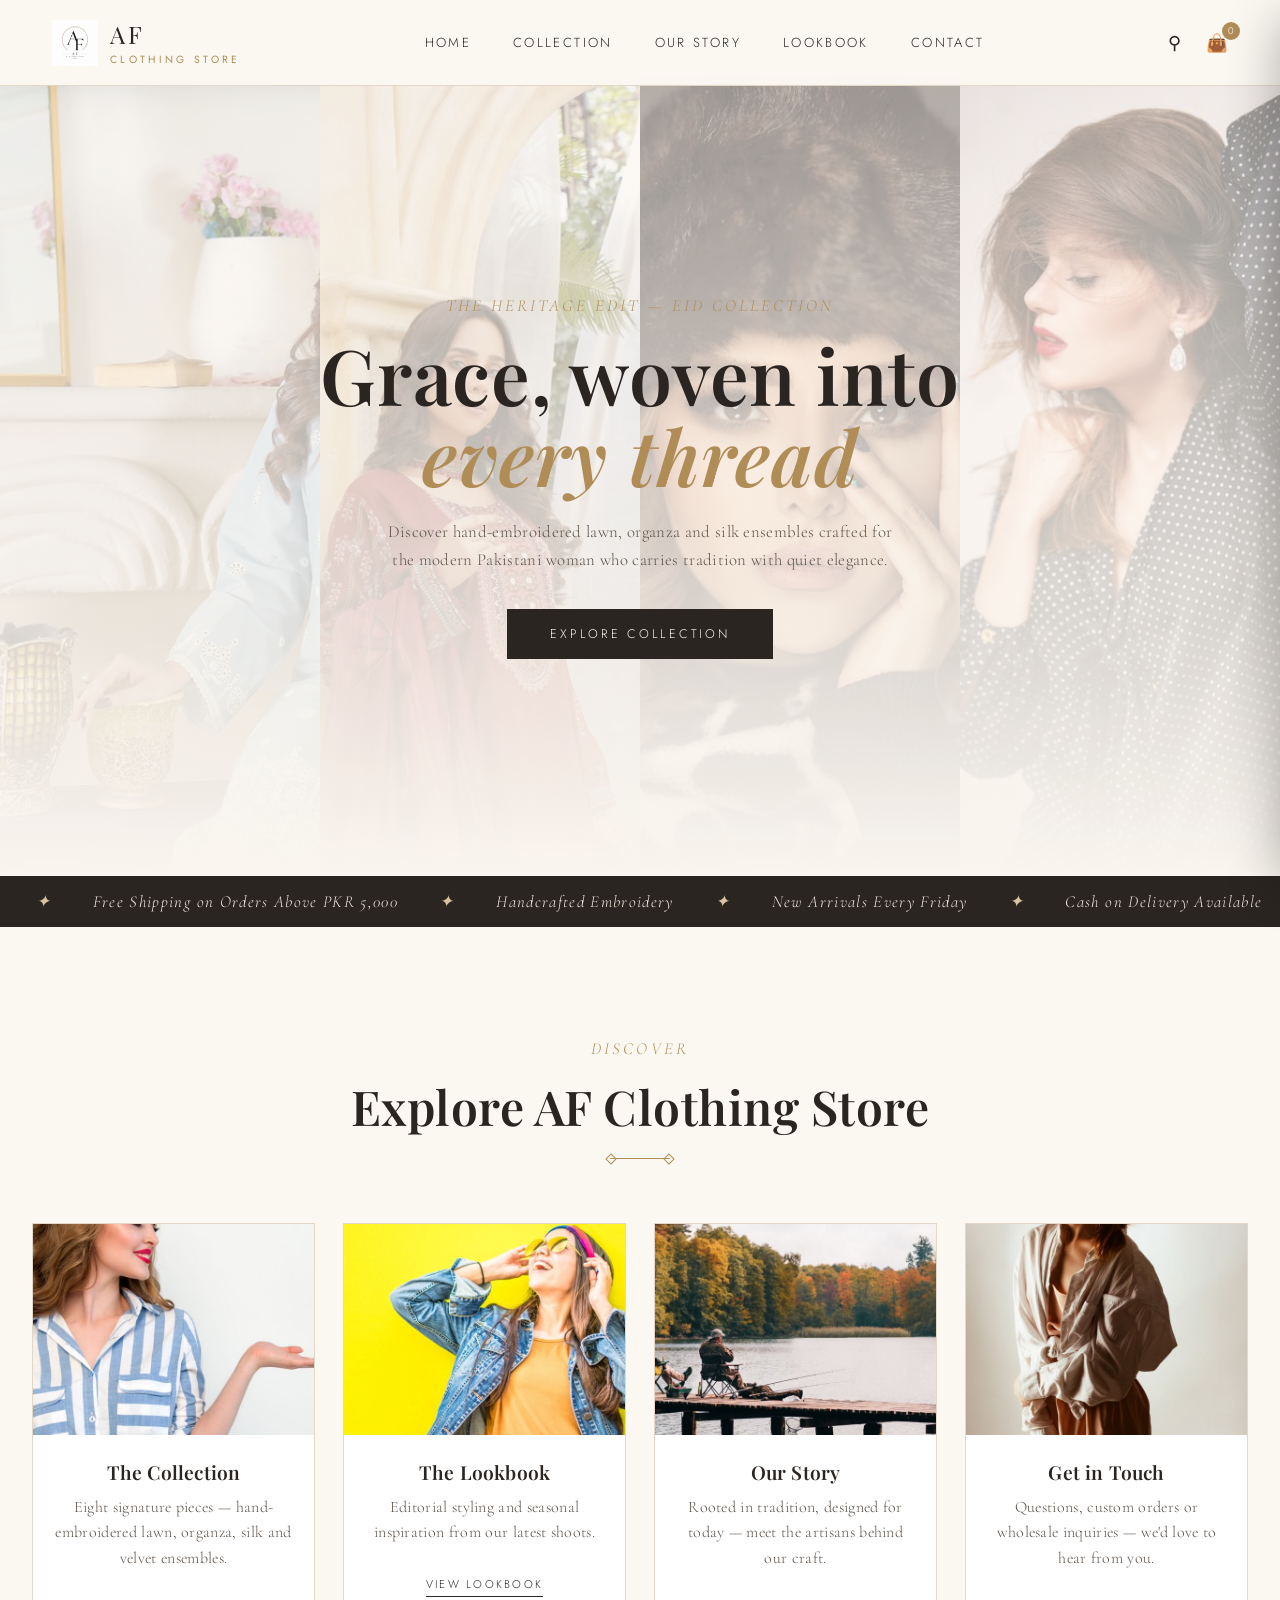
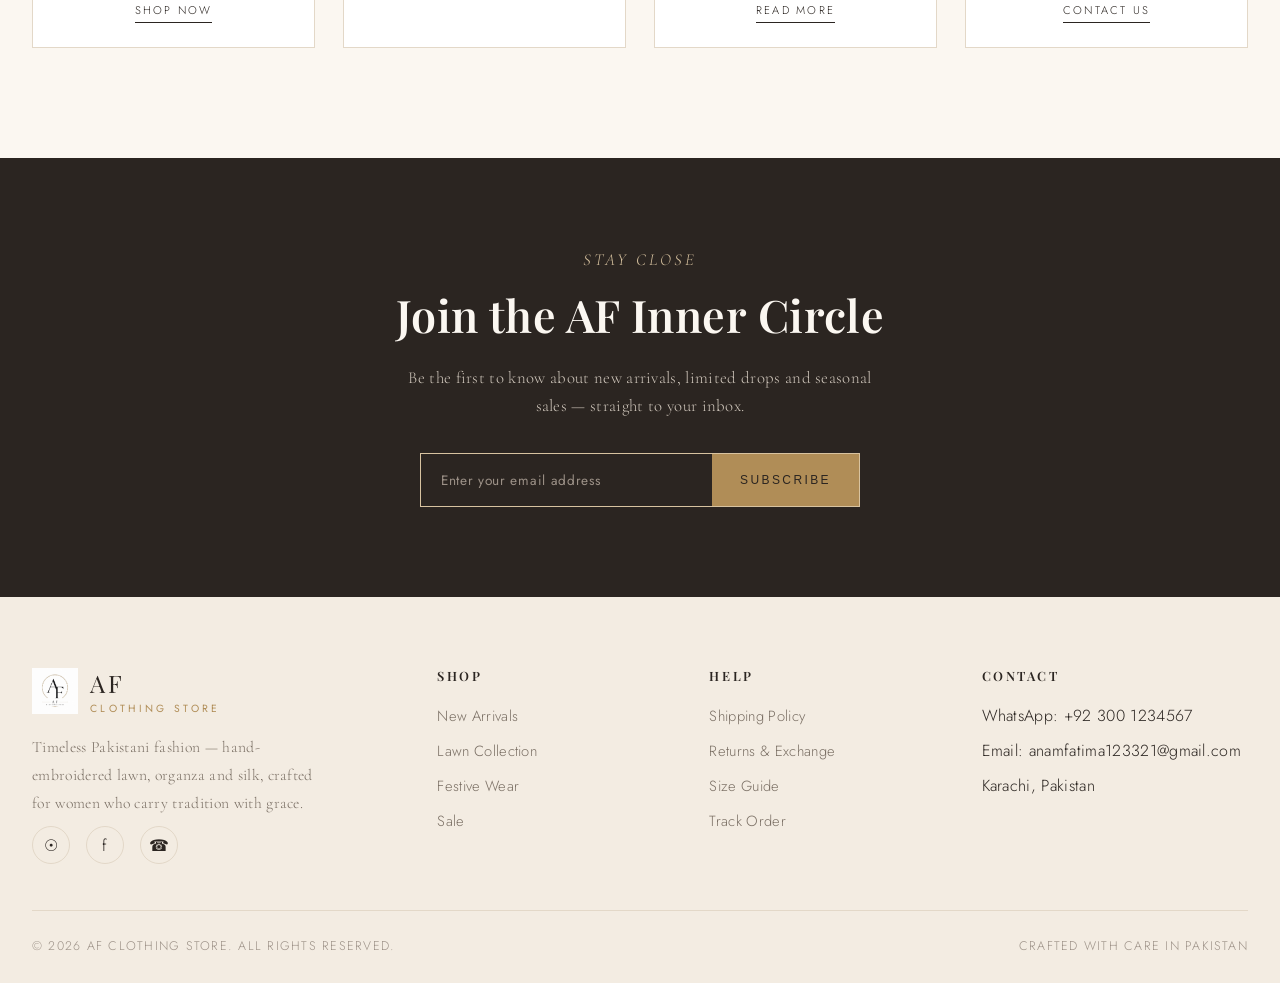
<file: index.html>
<!DOCTYPE html>
<html lang="en" dir="ltr">
<head>
<meta charset="UTF-8">
<meta name="viewport" content="width=device-width, initial-scale=1.0">
<title>AF Clothing Store — Timeless Pakistani Couture</title>
<link rel="preconnect" href="https://fonts.googleapis.com">
<link rel="preconnect" href="https://fonts.gstatic.com" crossorigin>
<link href="https://fonts.googleapis.com/css2?family=Cormorant+Garamond:ital,wght@0,400;0,500;0,600;1,400&family=Playfair+Display:ital,wght@0,500;0,600;0,700;1,500&family=Jost:wght@300;400;500;600&display=swap" rel="stylesheet">
<link rel="stylesheet" href="styles.css">
<style>
  .summary-cards{display:grid;grid-template-columns:repeat(4,1fr);gap:28px;max-width:var(--maxw);margin:0 auto;}
  .summary-card{background:#fff;border:1px solid var(--line);overflow:hidden;transition:transform .45s ease,box-shadow .45s ease;}
  .summary-card:hover{transform:translateY(-6px);box-shadow:0 18px 40px -22px rgba(43,37,33,.35);}
  .summary-card img{width:100%;aspect-ratio:4/3;object-fit:cover;}
  .summary-card-body{padding:24px 20px;text-align:center;}
  .summary-card-body h3{font-size:1.2rem;margin-bottom:10px;}
  .summary-card-body p{font-family:'Cormorant Garamond',serif;font-size:1rem;color:#5c5249;line-height:1.6;margin-bottom:16px;}
  .summary-card-body .card-cta{font-size:.7rem;letter-spacing:.2em;text-transform:uppercase;border-bottom:1px solid var(--ink);padding-bottom:4px;transition:color .3s,border-color .3s;}
  .summary-card-body .card-cta:hover{color:var(--gold);border-color:var(--gold);}
  @media(max-width:720px){.summary-cards{grid-template-columns:1fr;gap:20px;}}
</style>
</head>
<body>

<header>
  <div class="nav-wrap">
    <a href="index.html" class="logo-mark">
      <img src="images/logo.png" alt="AF Logo">
      <div>AF<span>Clothing Store</span></div>
    </a>
    <nav>
      <ul>
        <li><a href="index.html">Home</a></li>
        <li><a href="collection.html">Collection</a></li>
        <li><a href="our-story.html">Our Story</a></li>
        <li><a href="lookbook.html">Lookbook</a></li>
        <li><a href="contact.html">Contact</a></li>
      </ul>
    </nav>
    <div class="nav-icons">
      <span style="cursor:pointer;" title="Search">&#9906;</span>
      <span style="cursor:pointer;position:relative;" id="cart-icon" title="Cart">
        &#128092;
        <span id="cart-count" style="position:absolute;top:-8px;right:-12px;background:var(--gold);color:#fff;font-size:.6rem;width:18px;height:18px;border-radius:50%;display:flex;align-items:center;justify-content:center;font-family:'Jost',sans-serif;">0</span>
      </span>
      <button class="menu-toggle">&#9776;</button>
    </div>
  </div>
</header>

<section class="hero" id="home" style="padding:0;">
  <div class="hero-bg">
    <img src="images/p1.jpg?v=4" alt="Pakistani fashion">
    <img src="images/p2.jpg?v=4" alt="Traditional outfit">
    <img src="images/p3.jpg?v=4" alt="Embroidered dress">
    <img src="images/p4.jpg?v=4" alt="Elegant fashion">
  </div>
  <div class="hero-content">
    <span class="eyebrow">The Heritage Edit — Eid Collection</span>
    <h1>Grace, woven into <em>every thread</em></h1>
    <p>Discover hand-embroidered lawn, organza and silk ensembles crafted for the modern Pakistani woman who carries tradition with quiet elegance.</p>
    <a href="collection.html" class="btn btn-dark">Explore Collection</a>
  </div>
</section>

<div class="marquee">
  <div class="marquee-inner">
    <span>&#10022;</span> Free Shipping on Orders Above PKR 5,000 <span>&#10022;</span> Handcrafted Embroidery <span>&#10022;</span> New Arrivals Every Friday <span>&#10022;</span> Cash on Delivery Available <span>&#10022;</span> Free Shipping on Orders Above PKR 5,000 <span>&#10022;</span> Handcrafted Embroidery <span>&#10022;</span> New Arrivals Every Friday <span>&#10022;</span> Cash on Delivery Available
  </div>
</div>

<section>
  <div class="section-head">
    <span class="eyebrow">Discover</span>
    <h2>Explore AF Clothing Store</h2>
    <div class="divider" style="margin-top:20px;"></div>
  </div>
  <div class="summary-cards">
    <div class="summary-card">
      <img src="images/p5.jpg?v=4" alt="Collection">
      <div class="summary-card-body">
        <h3>The Collection</h3>
        <p>Eight signature pieces — hand-embroidered lawn, organza, silk and velvet ensembles.</p>
        <a href="collection.html" class="card-cta">Shop Now</a>
      </div>
    </div>
    <div class="summary-card">
      <img src="images/p6.jpg?v=4" alt="Lookbook">
      <div class="summary-card-body">
        <h3>The Lookbook</h3>
        <p>Editorial styling and seasonal inspiration from our latest shoots.</p>
        <a href="lookbook.html" class="card-cta">View Lookbook</a>
      </div>
    </div>
    <div class="summary-card">
      <img src="images/p7.jpg?v=4" alt="Our Story">
      <div class="summary-card-body">
        <h3>Our Story</h3>
        <p>Rooted in tradition, designed for today — meet the artisans behind our craft.</p>
        <a href="our-story.html" class="card-cta">Read More</a>
      </div>
    </div>
    <div class="summary-card">
      <img src="images/p8.jpg?v=4" alt="Contact">
      <div class="summary-card-body">
        <h3>Get in Touch</h3>
        <p>Questions, custom orders or wholesale inquiries — we'd love to hear from you.</p>
        <a href="contact.html" class="card-cta">Contact Us</a>
      </div>
    </div>
  </div>
</section>

<section class="cta-band">
  <span class="eyebrow">Stay Close</span>
  <h2>Join the AF Inner Circle</h2>
  <p>Be the first to know about new arrivals, limited drops and seasonal sales — straight to your inbox.</p>
  <form class="cta-form" onsubmit="event.preventDefault(); showToast('Thank you for subscribing!');">
    <input type="email" placeholder="Enter your email address" required>
    <button type="submit">Subscribe</button>
  </form>
</section>

<footer>
  <div class="footer-grid">
    <div class="footer-brand">
      <a href="index.html" class="logo-mark">
        <img src="images/logo.png" alt="AF Logo">
        <div>AF<span>Clothing Store</span></div>
      </a>
      <p>Timeless Pakistani fashion — hand-embroidered lawn, organza and silk, crafted for women who carry tradition with grace.</p>
      <div class="footer-social">
        <a href="#" title="Instagram">&#9737;</a>
        <a href="#" title="Facebook">f</a>
        <a href="#" title="WhatsApp">&#9742;</a>
      </div>
    </div>
    <div class="footer-col">
      <h4>Shop</h4>
      <ul>
        <li><a href="collection.html">New Arrivals</a></li>
        <li><a href="collection.html">Lawn Collection</a></li>
        <li><a href="collection.html">Festive Wear</a></li>
        <li><a href="collection.html">Sale</a></li>
      </ul>
    </div>
    <div class="footer-col">
      <h4>Help</h4>
      <ul>
        <li><a href="#">Shipping Policy</a></li>
        <li><a href="#">Returns &amp; Exchange</a></li>
        <li><a href="#">Size Guide</a></li>
        <li><a href="#">Track Order</a></li>
      </ul>
    </div>
    <div class="footer-col">
      <h4>Contact</h4>
      <ul>
        <li>WhatsApp: +92 300 1234567</li>
        <li>Email: anamfatima123321@gmail.com</li>
        <li>Karachi, Pakistan</li>
      </ul>
    </div>
  </div>
  <div class="footer-bottom">
    <span>&copy; 2026 AF Clothing Store. All Rights Reserved.</span>
    <span>Crafted with care in Pakistan</span>
  </div>
</footer>

<div class="cart-overlay" id="cart-overlay"></div>
<div class="cart-drawer" id="cart-drawer">
  <div class="cart-head">
    <h3>Your Bag</h3>
    <button class="cart-close" id="cart-close">&times;</button>
  </div>
  <div class="cart-items" id="cart-items"></div>
  <div class="cart-footer">
    <div class="cart-total">
      <span>Subtotal</span>
      <span id="cart-subtotal">PKR 0</span>
    </div>
    <a href="#" class="btn btn-dark" onclick="alert('Thank you! This is a demo store.');return false;">Checkout</a>
  </div>
</div>

<div class="toast" id="toast"></div>
<script src="script.js"></script>
</body>
</html>
</file>
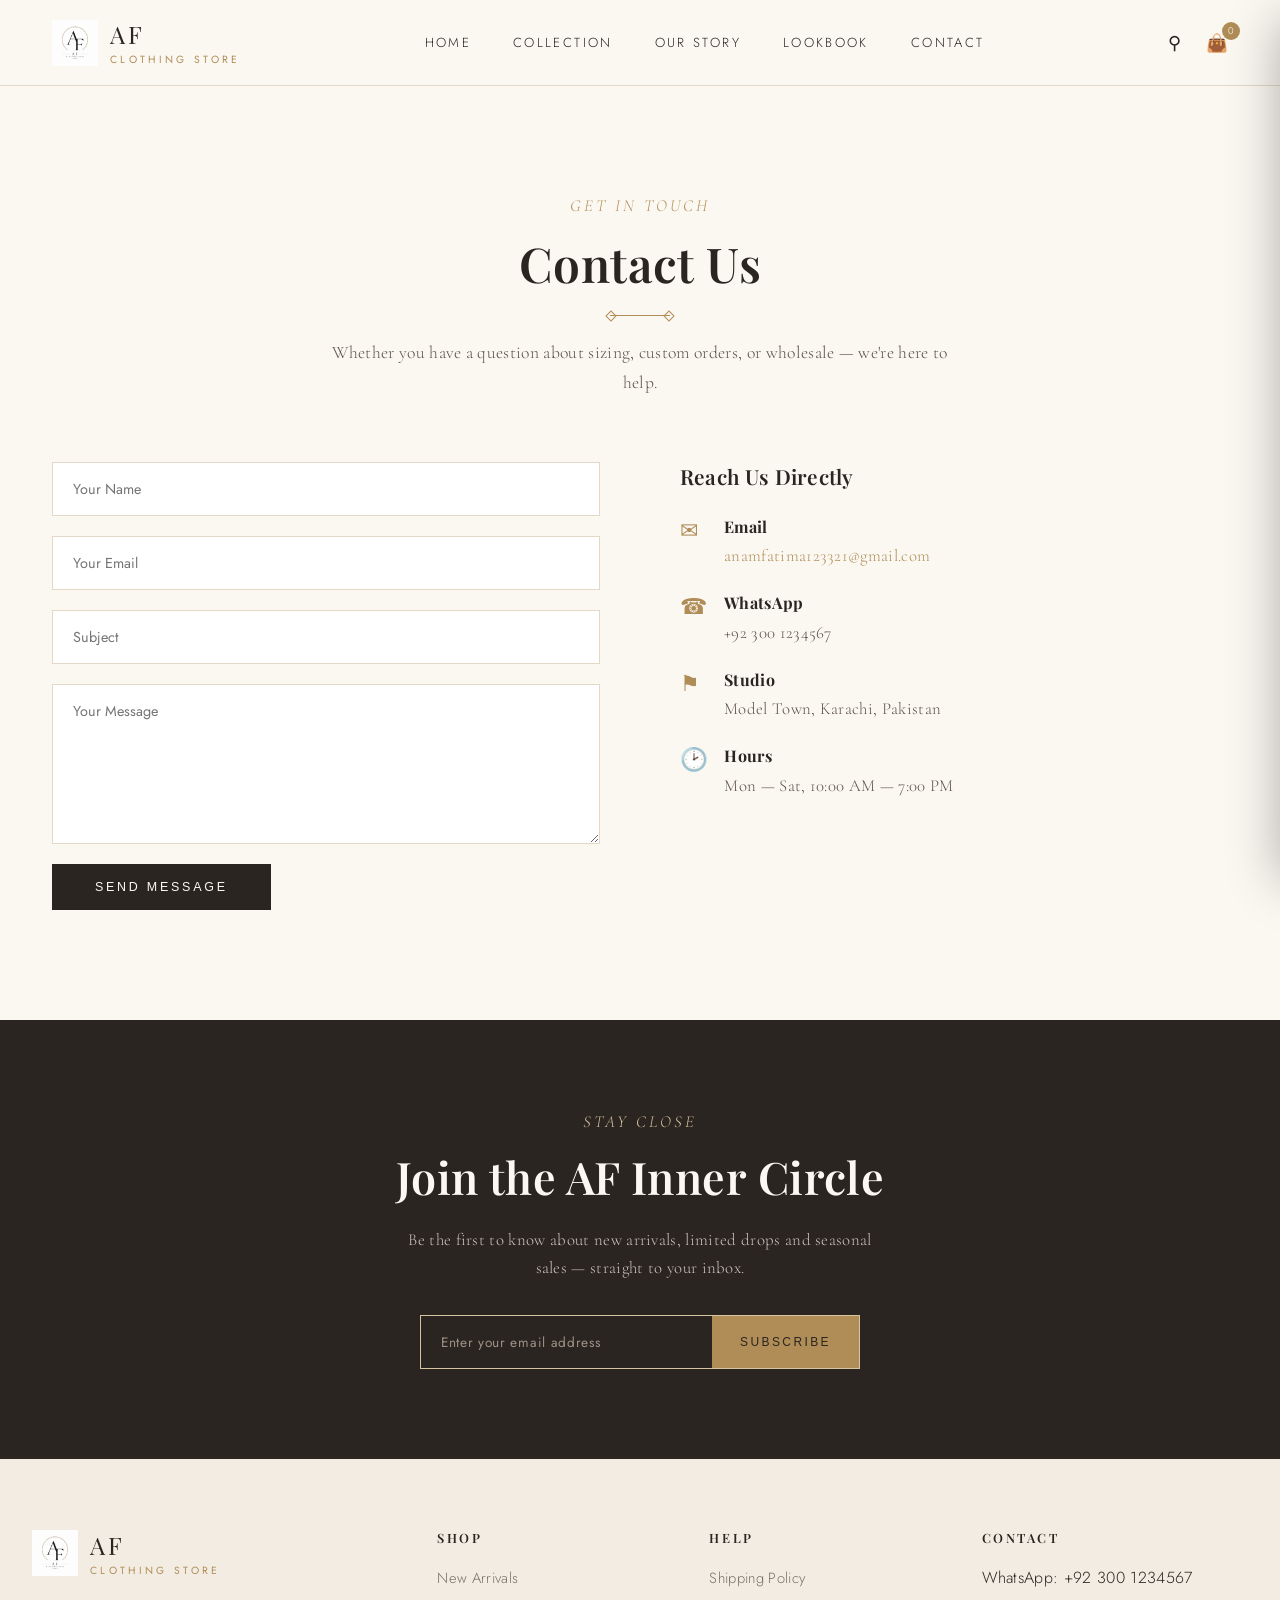
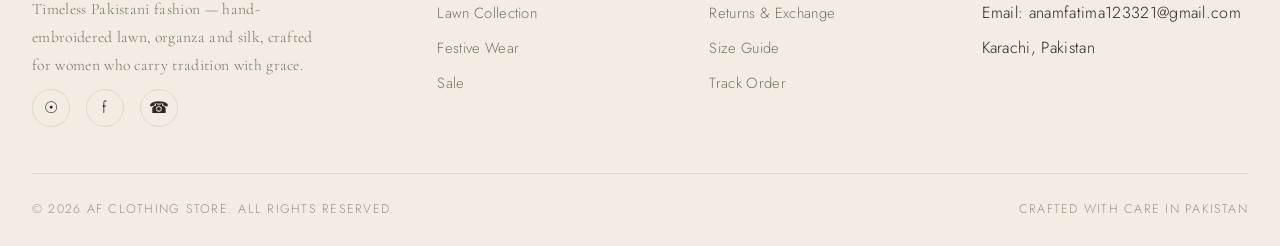
<file: contact.html>
<!DOCTYPE html>
<html lang="en" dir="ltr">
<head>
<meta charset="UTF-8">
<meta name="viewport" content="width=device-width, initial-scale=1.0">
<title>Contact — AF Clothing Store</title>
<link rel="preconnect" href="https://fonts.googleapis.com">
<link rel="preconnect" href="https://fonts.gstatic.com" crossorigin>
<link href="https://fonts.googleapis.com/css2?family=Cormorant+Garamond:ital,wght@0,400;0,500;0,600;1,400&family=Playfair+Display:ital,wght@0,500;0,600;0,700;1,500&family=Jost:wght@300;400;500;600&display=swap" rel="stylesheet">
<link rel="stylesheet" href="styles.css">
</head>
<body>

<header>
  <div class="nav-wrap">
    <a href="index.html" class="logo-mark">
      <img src="images/logo.png" alt="AF Logo">
      <div>AF<span>Clothing Store</span></div>
    </a>
    <nav>
      <ul>
        <li><a href="index.html">Home</a></li>
        <li><a href="collection.html">Collection</a></li>
        <li><a href="our-story.html">Our Story</a></li>
        <li><a href="lookbook.html">Lookbook</a></li>
        <li><a href="contact.html">Contact</a></li>
      </ul>
    </nav>
    <div class="nav-icons">
      <span style="cursor:pointer;" title="Search">&#9906;</span>
      <span style="cursor:pointer;position:relative;" id="cart-icon" title="Cart">
        &#128092;
        <span id="cart-count" style="position:absolute;top:-8px;right:-12px;background:var(--gold);color:#fff;font-size:.6rem;width:18px;height:18px;border-radius:50%;display:flex;align-items:center;justify-content:center;font-family:'Jost',sans-serif;">0</span>
      </span>
      <button class="menu-toggle">&#9776;</button>
    </div>
  </div>
</header>

<div class="contact-section" style="margin-top:84px;">
  <div class="section-head">
    <span class="eyebrow">Get in Touch</span>
    <h2>Contact Us</h2>
    <div class="divider" style="margin-top:20px;"></div>
    <p style="margin-top:22px;">Whether you have a question about sizing, custom orders, or wholesale — we're here to help.</p>
  </div>

  <div class="contact-grid">
    <div class="contact-form-wrap">
      <form class="contact-form" onsubmit="event.preventDefault(); showToast('Message sent! We\\'ll get back to you shortly.');">
        <input type="text" placeholder="Your Name" required>
        <input type="email" placeholder="Your Email" required>
        <input type="text" placeholder="Subject">
        <textarea placeholder="Your Message" required></textarea>
        <button type="submit" class="btn btn-dark">Send Message</button>
      </form>
    </div>
    <div class="contact-info-wrap">
      <h3>Reach Us Directly</h3>
      <ul class="contact-info-list">
        <li>
          <span class="icon">&#9993;</span>
          <div class="text">
            <strong>Email</strong>
            <a href="mailto:anamfatima123321@gmail.com" style="color:var(--gold);">anamfatima123321@gmail.com</a>
          </div>
        </li>
        <li>
          <span class="icon">&#9742;</span>
          <div class="text">
            <strong>WhatsApp</strong>
            +92 300 1234567
          </div>
        </li>
        <li>
          <span class="icon">&#9873;</span>
          <div class="text">
            <strong>Studio</strong>
            Model Town, Karachi, Pakistan
          </div>
        </li>
        <li>
          <span class="icon">&#128337;</span>
          <div class="text">
            <strong>Hours</strong>
            Mon — Sat, 10:00 AM — 7:00 PM
          </div>
        </li>
      </ul>
    </div>
  </div>
</div>

<section class="cta-band">
  <span class="eyebrow">Stay Close</span>
  <h2>Join the AF Inner Circle</h2>
  <p>Be the first to know about new arrivals, limited drops and seasonal sales — straight to your inbox.</p>
  <form class="cta-form" onsubmit="event.preventDefault(); showToast('Thank you for subscribing!');">
    <input type="email" placeholder="Enter your email address" required>
    <button type="submit">Subscribe</button>
  </form>
</section>

<footer>
  <div class="footer-grid">
    <div class="footer-brand">
      <a href="index.html" class="logo-mark">
        <img src="images/logo.png" alt="AF Logo">
        <div>AF<span>Clothing Store</span></div>
      </a>
      <p>Timeless Pakistani fashion — hand-embroidered lawn, organza and silk, crafted for women who carry tradition with grace.</p>
      <div class="footer-social">
        <a href="#" title="Instagram">&#9737;</a>
        <a href="#" title="Facebook">f</a>
        <a href="#" title="WhatsApp">&#9742;</a>
      </div>
    </div>
    <div class="footer-col">
      <h4>Shop</h4>
      <ul>
        <li><a href="collection.html">New Arrivals</a></li>
        <li><a href="collection.html">Lawn Collection</a></li>
        <li><a href="collection.html">Festive Wear</a></li>
        <li><a href="collection.html">Sale</a></li>
      </ul>
    </div>
    <div class="footer-col">
      <h4>Help</h4>
      <ul>
        <li><a href="#">Shipping Policy</a></li>
        <li><a href="#">Returns &amp; Exchange</a></li>
        <li><a href="#">Size Guide</a></li>
        <li><a href="#">Track Order</a></li>
      </ul>
    </div>
    <div class="footer-col">
      <h4>Contact</h4>
      <ul>
        <li>WhatsApp: +92 300 1234567</li>
        <li>Email: anamfatima123321@gmail.com</li>
        <li>Karachi, Pakistan</li>
      </ul>
    </div>
  </div>
  <div class="footer-bottom">
    <span>&copy; 2026 AF Clothing Store. All Rights Reserved.</span>
    <span>Crafted with care in Pakistan</span>
  </div>
</footer>

<div class="cart-overlay" id="cart-overlay"></div>
<div class="cart-drawer" id="cart-drawer">
  <div class="cart-head">
    <h3>Your Bag</h3>
    <button class="cart-close" id="cart-close">&times;</button>
  </div>
  <div class="cart-items" id="cart-items"></div>
  <div class="cart-footer">
    <div class="cart-total">
      <span>Subtotal</span>
      <span id="cart-subtotal">PKR 0</span>
    </div>
    <a href="#" class="btn btn-dark" onclick="alert('Thank you! This is a demo store.');return false;">Checkout</a>
  </div>
</div>

<div class="toast" id="toast"></div>
<script src="script.js"></script>
</body>
</html>
</file>
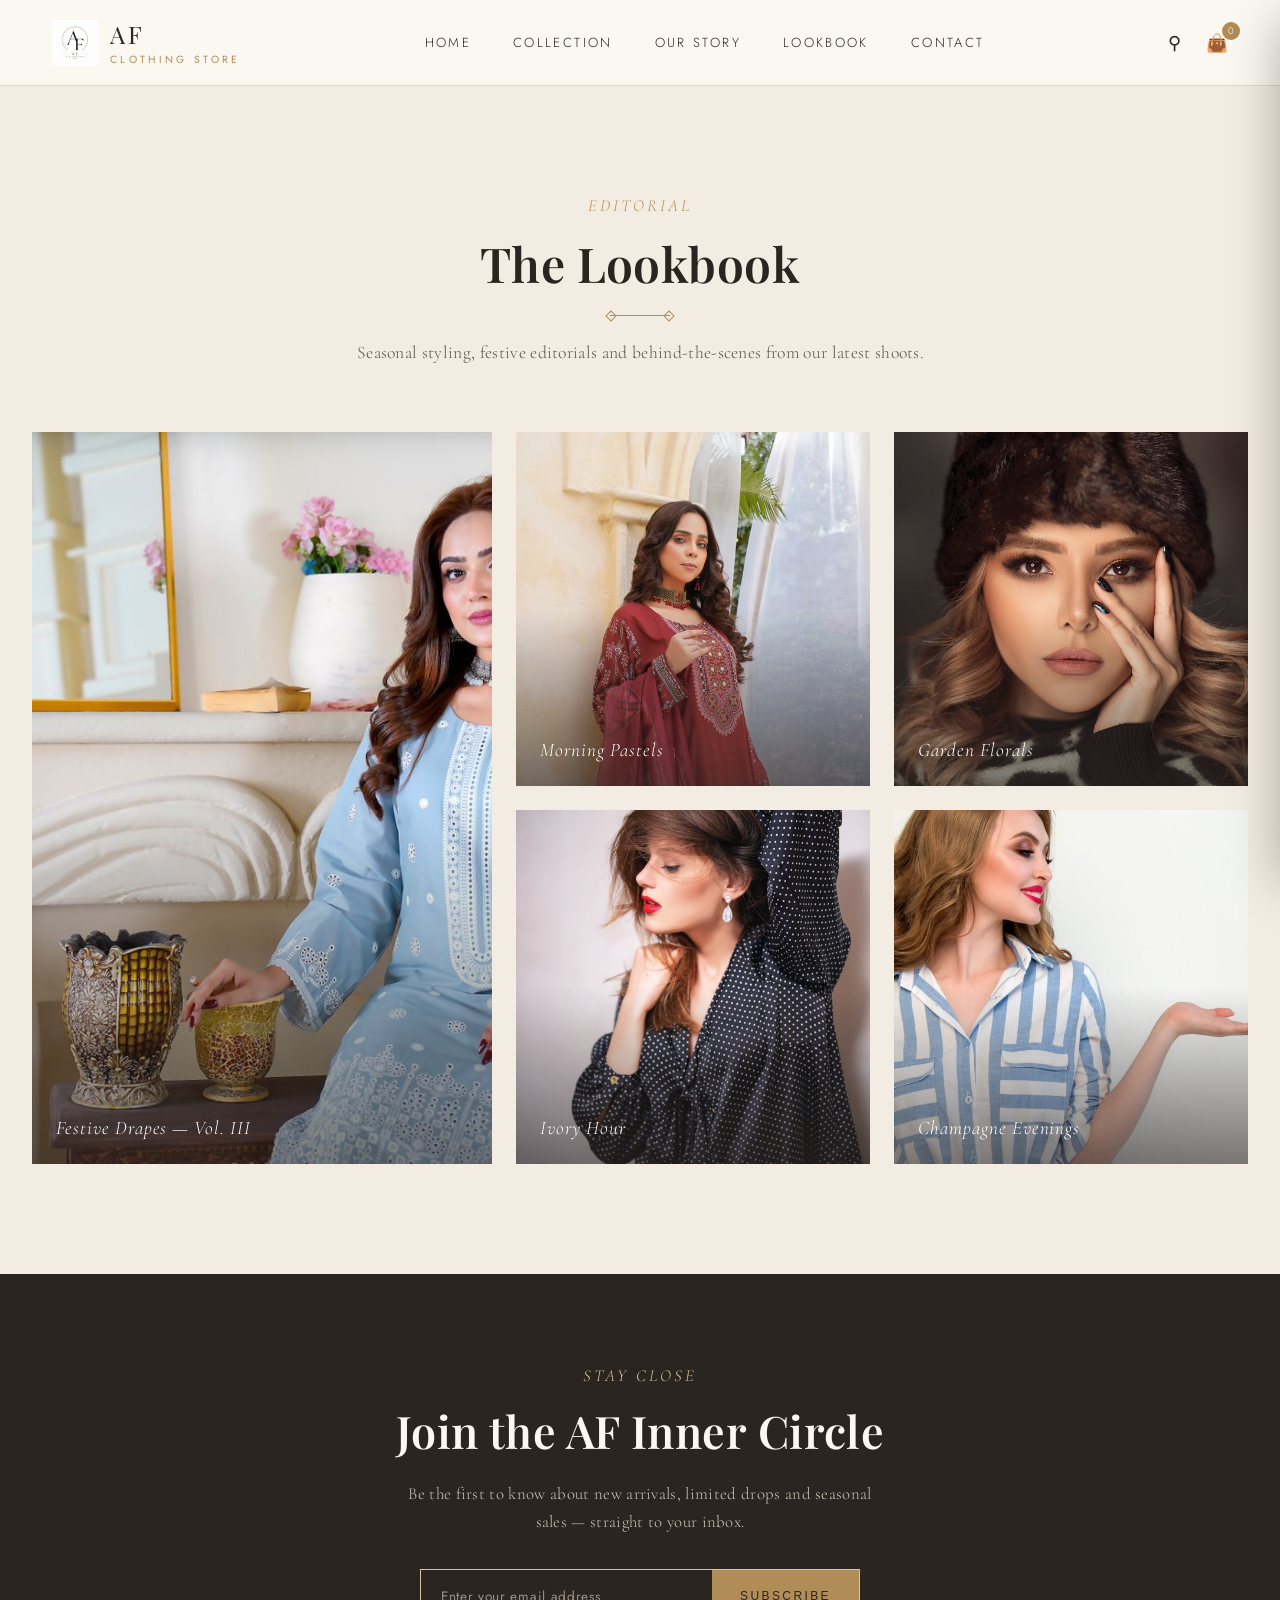
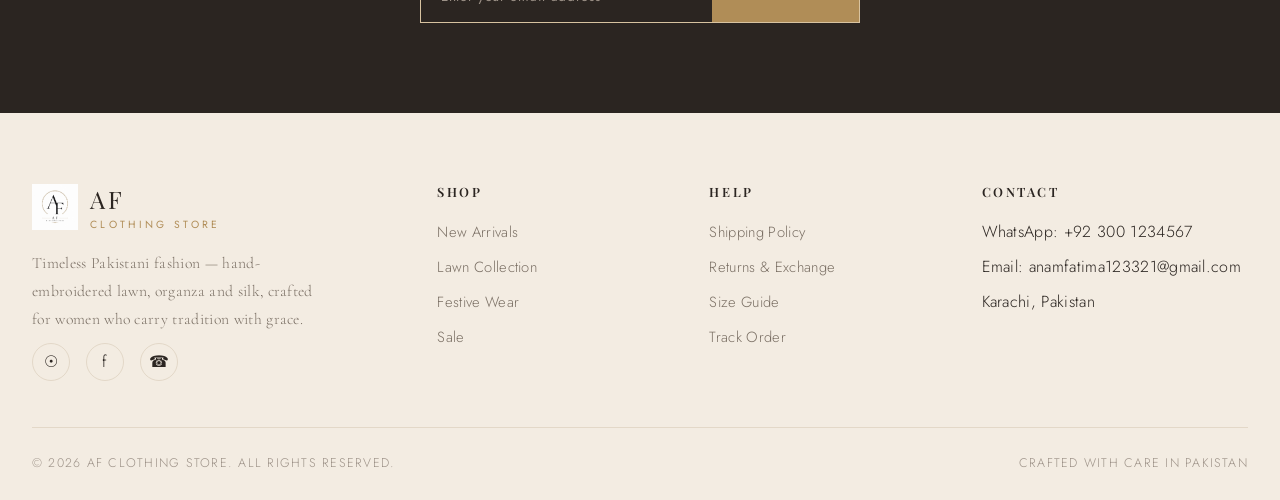
<file: lookbook.html>
<!DOCTYPE html>
<html lang="en" dir="ltr">
<head>
<meta charset="UTF-8">
<meta name="viewport" content="width=device-width, initial-scale=1.0">
<title>Lookbook — AF Clothing Store</title>
<link rel="preconnect" href="https://fonts.googleapis.com">
<link rel="preconnect" href="https://fonts.gstatic.com" crossorigin>
<link href="https://fonts.googleapis.com/css2?family=Cormorant+Garamond:ital,wght@0,400;0,500;0,600;1,400&family=Playfair+Display:ital,wght@0,500;0,600;0,700;1,500&family=Jost:wght@300;400;500;600&display=swap" rel="stylesheet">
<link rel="stylesheet" href="styles.css">
</head>
<body>

<header>
  <div class="nav-wrap">
    <a href="index.html" class="logo-mark">
      <img src="images/logo.png" alt="AF Logo">
      <div>AF<span>Clothing Store</span></div>
    </a>
    <nav>
      <ul>
        <li><a href="index.html">Home</a></li>
        <li><a href="collection.html">Collection</a></li>
        <li><a href="our-story.html">Our Story</a></li>
        <li><a href="lookbook.html">Lookbook</a></li>
        <li><a href="contact.html">Contact</a></li>
      </ul>
    </nav>
    <div class="nav-icons">
      <span style="cursor:pointer;" title="Search">&#9906;</span>
      <span style="cursor:pointer;position:relative;" id="cart-icon" title="Cart">
        &#128092;
        <span id="cart-count" style="position:absolute;top:-8px;right:-12px;background:var(--gold);color:#fff;font-size:.6rem;width:18px;height:18px;border-radius:50%;display:flex;align-items:center;justify-content:center;font-family:'Jost',sans-serif;">0</span>
      </span>
      <button class="menu-toggle">&#9776;</button>
    </div>
  </div>
</header>

<section class="lookbook" style="margin-top:84px;">
  <div class="section-head">
    <span class="eyebrow">Editorial</span>
    <h2>The Lookbook</h2>
    <div class="divider" style="margin-top:20px;"></div>
    <p style="margin-top:22px;">Seasonal styling, festive editorials and behind-the-scenes from our latest shoots.</p>
  </div>
  <div class="look-grid">
    <div class="look-item tall">
      <img src="images/p1.jpg?v=4" alt="Festive Drapes">
      <div class="look-overlay"><span>Festive Drapes — Vol. III</span></div>
    </div>
    <div class="look-item">
      <img src="images/p2.jpg?v=4" alt="Morning Pastels">
      <div class="look-overlay"><span>Morning Pastels</span></div>
    </div>
    <div class="look-item">
      <img src="images/p3.jpg?v=4" alt="Garden Florals">
      <div class="look-overlay"><span>Garden Florals</span></div>
    </div>
    <div class="look-item">
      <img src="images/p4.jpg?v=4" alt="Ivory Hour">
      <div class="look-overlay"><span>Ivory Hour</span></div>
    </div>
    <div class="look-item">
      <img src="images/p5.jpg?v=4" alt="Champagne Evenings">
      <div class="look-overlay"><span>Champagne Evenings</span></div>
    </div>
  </div>
</section>

<section class="cta-band">
  <span class="eyebrow">Stay Close</span>
  <h2>Join the AF Inner Circle</h2>
  <p>Be the first to know about new arrivals, limited drops and seasonal sales — straight to your inbox.</p>
  <form class="cta-form" onsubmit="event.preventDefault(); showToast('Thank you for subscribing!');">
    <input type="email" placeholder="Enter your email address" required>
    <button type="submit">Subscribe</button>
  </form>
</section>

<footer>
  <div class="footer-grid">
    <div class="footer-brand">
      <a href="index.html" class="logo-mark">
        <img src="images/logo.png" alt="AF Logo">
        <div>AF<span>Clothing Store</span></div>
      </a>
      <p>Timeless Pakistani fashion — hand-embroidered lawn, organza and silk, crafted for women who carry tradition with grace.</p>
      <div class="footer-social">
        <a href="#" title="Instagram">&#9737;</a>
        <a href="#" title="Facebook">f</a>
        <a href="#" title="WhatsApp">&#9742;</a>
      </div>
    </div>
    <div class="footer-col">
      <h4>Shop</h4>
      <ul>
        <li><a href="collection.html">New Arrivals</a></li>
        <li><a href="collection.html">Lawn Collection</a></li>
        <li><a href="collection.html">Festive Wear</a></li>
        <li><a href="collection.html">Sale</a></li>
      </ul>
    </div>
    <div class="footer-col">
      <h4>Help</h4>
      <ul>
        <li><a href="#">Shipping Policy</a></li>
        <li><a href="#">Returns &amp; Exchange</a></li>
        <li><a href="#">Size Guide</a></li>
        <li><a href="#">Track Order</a></li>
      </ul>
    </div>
    <div class="footer-col">
      <h4>Contact</h4>
      <ul>
        <li>WhatsApp: +92 300 1234567</li>
        <li>Email: anamfatima123321@gmail.com</li>
        <li>Karachi, Pakistan</li>
      </ul>
    </div>
  </div>
  <div class="footer-bottom">
    <span>&copy; 2026 AF Clothing Store. All Rights Reserved.</span>
    <span>Crafted with care in Pakistan</span>
  </div>
</footer>

<div class="cart-overlay" id="cart-overlay"></div>
<div class="cart-drawer" id="cart-drawer">
  <div class="cart-head">
    <h3>Your Bag</h3>
    <button class="cart-close" id="cart-close">&times;</button>
  </div>
  <div class="cart-items" id="cart-items"></div>
  <div class="cart-footer">
    <div class="cart-total">
      <span>Subtotal</span>
      <span id="cart-subtotal">PKR 0</span>
    </div>
    <a href="#" class="btn btn-dark" onclick="alert('Thank you! This is a demo store.');return false;">Checkout</a>
  </div>
</div>

<div class="toast" id="toast"></div>
<script src="script.js"></script>
</body>
</html>
</file>
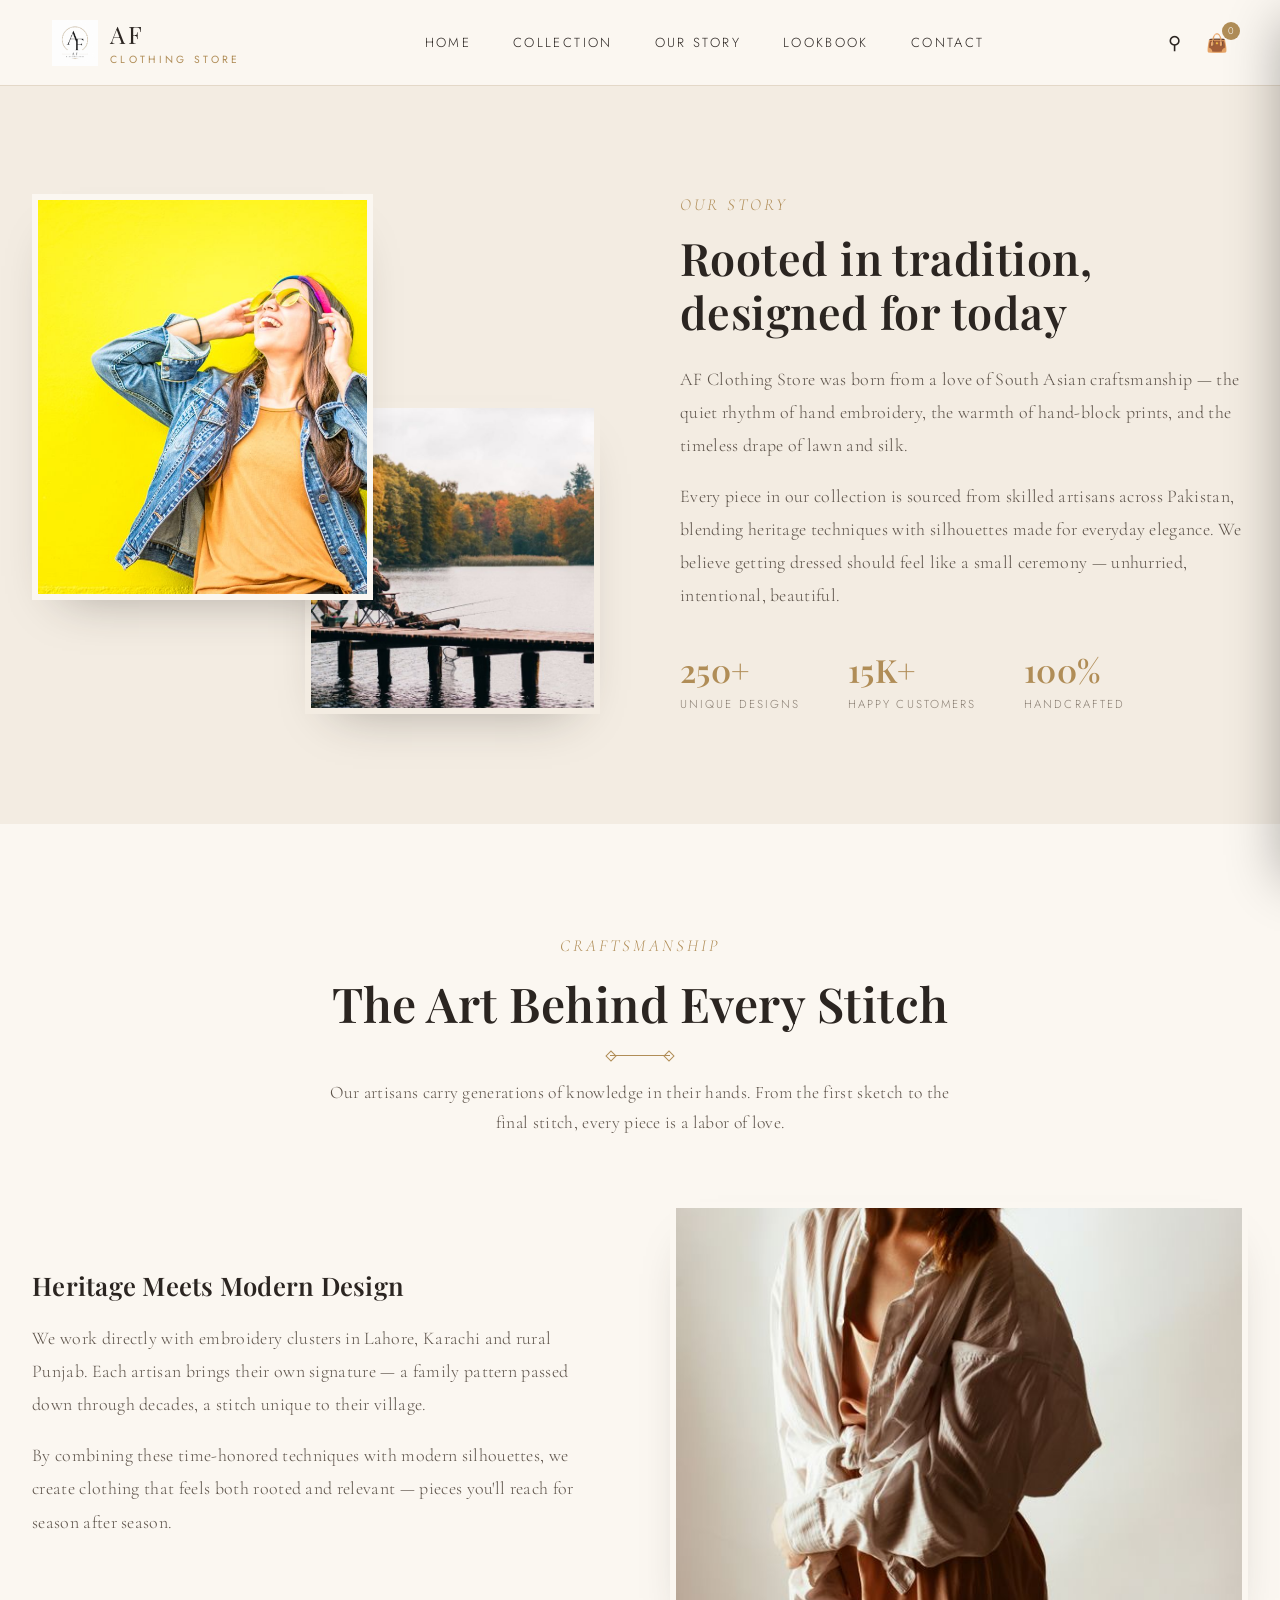
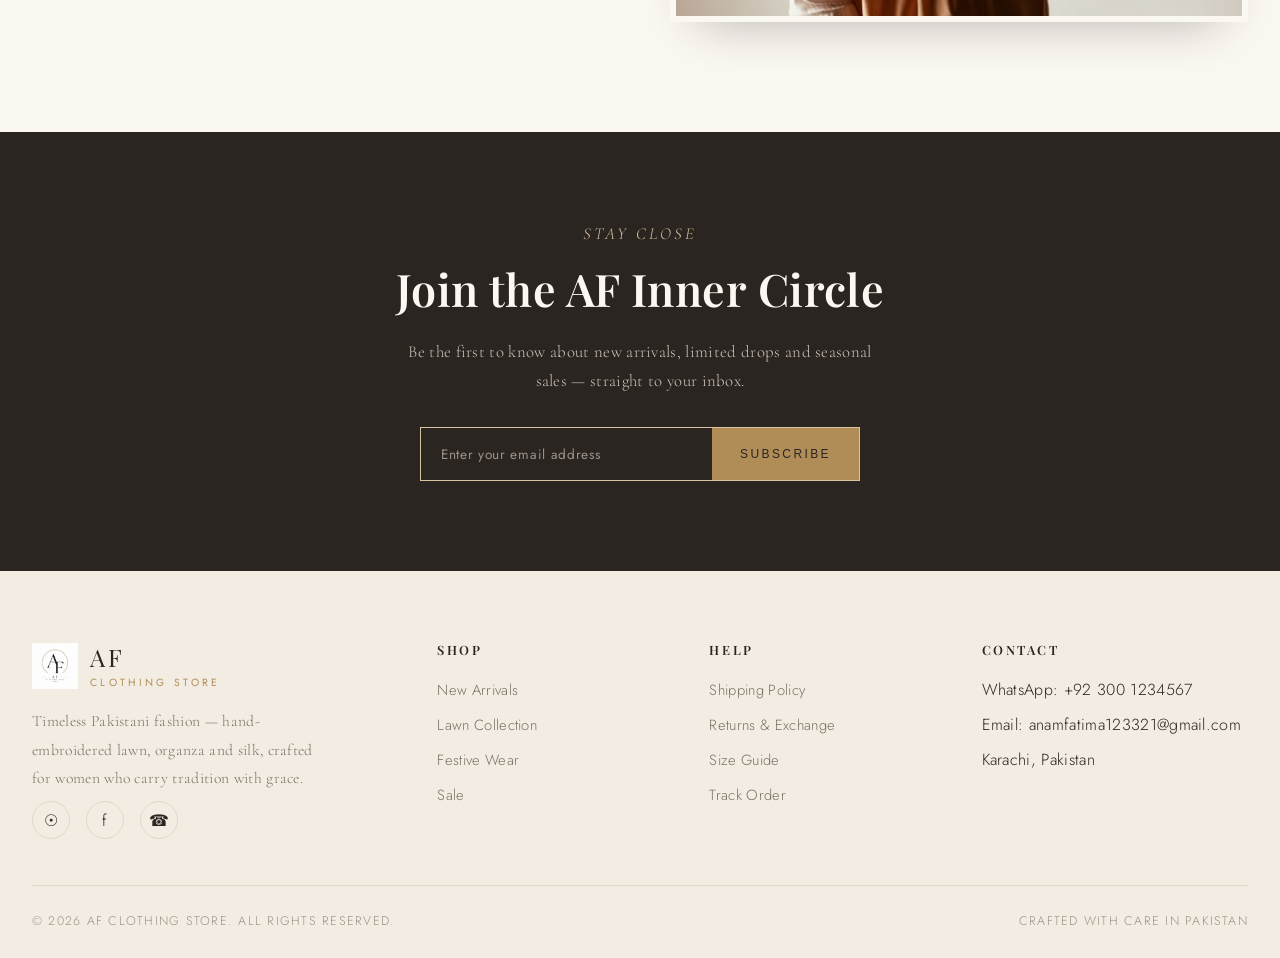
<file: our-story.html>
<!DOCTYPE html>
<html lang="en" dir="ltr">
<head>
<meta charset="UTF-8">
<meta name="viewport" content="width=device-width, initial-scale=1.0">
<title>Our Story — AF Clothing Store</title>
<link rel="preconnect" href="https://fonts.googleapis.com">
<link rel="preconnect" href="https://fonts.gstatic.com" crossorigin>
<link href="https://fonts.googleapis.com/css2?family=Cormorant+Garamond:ital,wght@0,400;0,500;0,600;1,400&family=Playfair+Display:ital,wght@0,500;0,600;0,700;1,500&family=Jost:wght@300;400;500;600&display=swap" rel="stylesheet">
<link rel="stylesheet" href="styles.css">
</head>
<body>

<header>
  <div class="nav-wrap">
    <a href="index.html" class="logo-mark">
      <img src="images/logo.png" alt="AF Logo">
      <div>AF<span>Clothing Store</span></div>
    </a>
    <nav>
      <ul>
        <li><a href="index.html">Home</a></li>
        <li><a href="collection.html">Collection</a></li>
        <li><a href="our-story.html">Our Story</a></li>
        <li><a href="lookbook.html">Lookbook</a></li>
        <li><a href="contact.html">Contact</a></li>
      </ul>
    </nav>
    <div class="nav-icons">
      <span style="cursor:pointer;" title="Search">&#9906;</span>
      <span style="cursor:pointer;position:relative;" id="cart-icon" title="Cart">
        &#128092;
        <span id="cart-count" style="position:absolute;top:-8px;right:-12px;background:var(--gold);color:#fff;font-size:.6rem;width:18px;height:18px;border-radius:50%;display:flex;align-items:center;justify-content:center;font-family:'Jost',sans-serif;">0</span>
      </span>
      <button class="menu-toggle">&#9776;</button>
    </div>
  </div>
</header>

<section style="background:var(--cream-deep);margin-top:84px;">
  <div class="story">
    <div class="story-imgs">
      <img class="img-a" src="images/p6.jpg?v=4" alt="Artisan at work">
      <img class="img-b" src="images/p7.jpg?v=4" alt="Traditional craft">
    </div>
    <div class="story-text">
      <span class="eyebrow">Our Story</span>
      <h2>Rooted in tradition, designed for today</h2>
      <p>AF Clothing Store was born from a love of South Asian craftsmanship — the quiet rhythm of hand embroidery, the warmth of hand-block prints, and the timeless drape of lawn and silk.</p>
      <p>Every piece in our collection is sourced from skilled artisans across Pakistan, blending heritage techniques with silhouettes made for everyday elegance. We believe getting dressed should feel like a small ceremony — unhurried, intentional, beautiful.</p>
      <div class="story-stats">
        <div><h4>250+</h4><span>Unique Designs</span></div>
        <div><h4>15K+</h4><span>Happy Customers</span></div>
        <div><h4>100%</h4><span>Handcrafted</span></div>
      </div>
    </div>
  </div>
</section>

<section>
  <div class="section-head">
    <span class="eyebrow">Craftsmanship</span>
    <h2>The Art Behind Every Stitch</h2>
    <div class="divider" style="margin-top:20px;"></div>
    <p style="margin-top:22px;">Our artisans carry generations of knowledge in their hands. From the first sketch to the final stitch, every piece is a labor of love.</p>
  </div>
  <div class="story" style="gap:60px;">
    <div class="story-text">
      <h3 style="font-family:'Playfair Display',serif;font-size:1.6rem;margin-bottom:20px;">Heritage Meets Modern Design</h3>
      <p>We work directly with embroidery clusters in Lahore, Karachi and rural Punjab. Each artisan brings their own signature — a family pattern passed down through decades, a stitch unique to their village.</p>
      <p>By combining these time-honored techniques with modern silhouettes, we create clothing that feels both rooted and relevant — pieces you'll reach for season after season.</p>
    </div>
    <div class="story-imgs" style="height:420px;">
      <img class="img-a" src="images/p8.jpg?v=4" alt="Embroidery detail" style="width:100%;height:100%;position:relative;">
    </div>
  </div>
</section>

<section class="cta-band">
  <span class="eyebrow">Stay Close</span>
  <h2>Join the AF Inner Circle</h2>
  <p>Be the first to know about new arrivals, limited drops and seasonal sales — straight to your inbox.</p>
  <form class="cta-form" onsubmit="event.preventDefault(); showToast('Thank you for subscribing!');">
    <input type="email" placeholder="Enter your email address" required>
    <button type="submit">Subscribe</button>
  </form>
</section>

<footer>
  <div class="footer-grid">
    <div class="footer-brand">
      <a href="index.html" class="logo-mark">
        <img src="images/logo.png" alt="AF Logo">
        <div>AF<span>Clothing Store</span></div>
      </a>
      <p>Timeless Pakistani fashion — hand-embroidered lawn, organza and silk, crafted for women who carry tradition with grace.</p>
      <div class="footer-social">
        <a href="#" title="Instagram">&#9737;</a>
        <a href="#" title="Facebook">f</a>
        <a href="#" title="WhatsApp">&#9742;</a>
      </div>
    </div>
    <div class="footer-col">
      <h4>Shop</h4>
      <ul>
        <li><a href="collection.html">New Arrivals</a></li>
        <li><a href="collection.html">Lawn Collection</a></li>
        <li><a href="collection.html">Festive Wear</a></li>
        <li><a href="collection.html">Sale</a></li>
      </ul>
    </div>
    <div class="footer-col">
      <h4>Help</h4>
      <ul>
        <li><a href="#">Shipping Policy</a></li>
        <li><a href="#">Returns &amp; Exchange</a></li>
        <li><a href="#">Size Guide</a></li>
        <li><a href="#">Track Order</a></li>
      </ul>
    </div>
    <div class="footer-col">
      <h4>Contact</h4>
      <ul>
        <li>WhatsApp: +92 300 1234567</li>
        <li>Email: anamfatima123321@gmail.com</li>
        <li>Karachi, Pakistan</li>
      </ul>
    </div>
  </div>
  <div class="footer-bottom">
    <span>&copy; 2026 AF Clothing Store. All Rights Reserved.</span>
    <span>Crafted with care in Pakistan</span>
  </div>
</footer>

<div class="cart-overlay" id="cart-overlay"></div>
<div class="cart-drawer" id="cart-drawer">
  <div class="cart-head">
    <h3>Your Bag</h3>
    <button class="cart-close" id="cart-close">&times;</button>
  </div>
  <div class="cart-items" id="cart-items"></div>
  <div class="cart-footer">
    <div class="cart-total">
      <span>Subtotal</span>
      <span id="cart-subtotal">PKR 0</span>
    </div>
    <a href="#" class="btn btn-dark" onclick="alert('Thank you! This is a demo store.');return false;">Checkout</a>
  </div>
</div>

<div class="toast" id="toast"></div>
<script src="script.js"></script>
</body>
</html>
</file>
<file: styles.css>
:root{
  --cream:#FBF7F1;
  --cream-deep:#F3ECE2;
  --ink:#2B2521;
  --gold:#B08D57;
  --gold-soft:#D8C3A0;
  --rose:#C9A79C;
  --line:#E3D8C8;
  --maxw:1240px;
}
*{margin:0;padding:0;box-sizing:border-box;}
html{scroll-behavior:smooth;}
body{
  font-family:'Jost', sans-serif;
  color:var(--ink);
  background:var(--cream);
  font-weight:300;
  letter-spacing:.02em;
  overflow-x:hidden;
}
h1,h2,h3,h4{
  font-family:'Playfair Display', serif;
  font-weight:600;
  letter-spacing:.01em;
}
.eyebrow{
  font-family:'Cormorant Garamond', serif;
  font-style:italic;
  font-size:1.05rem;
  color:var(--gold);
  letter-spacing:.18em;
  text-transform:uppercase;
}
a{color:inherit;text-decoration:none;}
img{display:block;max-width:100%;}

/* ===== Header ===== */
header{
  position:fixed;top:0;left:0;right:0;
  z-index:100;
  background:rgba(251,247,241,0.92);
  backdrop-filter:blur(8px);
  border-bottom:1px solid var(--line);
  transition:padding .3s ease;
}
.nav-wrap{
  max-width:var(--maxw);
  margin:0 auto;
  display:flex;
  align-items:center;
  justify-content:space-between;
  padding:18px 32px;
}
.logo-mark{
  display:flex;align-items:center;gap:12px;
  font-family:'Playfair Display', serif;
  font-size:1.5rem;
  letter-spacing:.12em;
}
.logo-mark img{height:46px;width:46px;object-fit:contain;}
.logo-mark span{font-size:.65rem;letter-spacing:.32em;color:var(--gold);display:block;font-family:'Jost',sans-serif;font-weight:400;text-transform:uppercase;margin-top:2px;}
nav ul{
  display:flex;gap:42px;list-style:none;
  font-size:.82rem;
  letter-spacing:.18em;
  text-transform:uppercase;
}
nav a{position:relative;padding-bottom:6px;}
nav a::after{
  content:'';position:absolute;bottom:0;left:0;width:0;height:1px;
  background:var(--gold);transition:width .35s ease;
}
nav a:hover::after{width:100%;}
.nav-icons{display:flex;gap:24px;align-items:center;font-size:1.1rem;}
.menu-toggle{display:none;font-size:1.6rem;cursor:pointer;background:none;border:none;color:var(--ink);}

/* ===== Hero ===== */
.hero{
  position:relative;
  margin-top:84px;
  height:88vh;
  display:flex;
  align-items:center;
  justify-content:center;
  overflow:hidden;
  background:var(--cream-deep);
}
.hero-bg{
  position:absolute;inset:0;
  display:grid;grid-template-columns:repeat(4,1fr);
  opacity:.9;
}
.hero-bg img{width:100%;height:100%;object-fit:cover;filter:saturate(.85) brightness(1.02);}
.hero-bg::after{
  content:'';position:absolute;inset:0;
  background:linear-gradient(180deg, rgba(251,247,241,0.55) 0%, rgba(251,247,241,0.78) 55%, var(--cream) 100%);
}
.hero-content{
  position:relative;z-index:2;
  text-align:center;
  max-width:760px;
  padding:0 24px;
  animation:fadeUp 1.2s ease both;
}
@keyframes fadeUp{
  from{opacity:0;transform:translateY(28px);}
  to{opacity:1;transform:translateY(0);}
}
.hero-content .eyebrow{display:block;margin-bottom:18px;}
.hero-content h1{
  font-size:clamp(2.6rem, 6vw, 5rem);
  line-height:1.05;
  margin-bottom:22px;
}
.hero-content h1 em{
  font-style:italic;
  color:var(--gold);
}
.hero-content p{
  font-size:1.05rem;
  font-family:'Cormorant Garamond', serif;
  color:#5c5249;
  max-width:520px;
  margin:0 auto 34px;
  line-height:1.7;
}
.btn{
  display:inline-block;
  padding:15px 42px;
  border:1px solid var(--ink);
  font-size:.78rem;
  letter-spacing:.22em;
  text-transform:uppercase;
  transition:all .35s ease;
  position:relative;
  overflow:hidden;
}
.btn-dark{background:var(--ink);color:var(--cream);border-color:var(--ink);}
.btn-dark:hover{background:transparent;color:var(--ink);}
.btn-outline:hover{background:var(--ink);color:var(--cream);}

/* ===== Sections shared ===== */
section{padding:110px 32px;}
.section-head{text-align:center;max-width:640px;margin:0 auto 64px;}
.section-head h2{font-size:clamp(2rem,4vw,3rem);margin:14px 0 18px;}
.section-head p{font-family:'Cormorant Garamond', serif;font-size:1.1rem;color:#5c5249;line-height:1.7;}
.divider{
  width:60px;height:1px;background:var(--gold);margin:0 auto;
  position:relative;
}
.divider::before,.divider::after{
  content:'';position:absolute;top:-3px;width:6px;height:6px;border:1px solid var(--gold);transform:rotate(45deg);
}
.divider::before{left:-3px;}
.divider::after{right:-3px;}

/* ===== Marquee strip ===== */
.marquee{
  background:var(--ink);
  color:var(--cream-deep);
  overflow:hidden;
  padding:14px 0;
  white-space:nowrap;
}
.marquee-inner{
  display:inline-block;
  animation:scroll 32s linear infinite;
  font-family:'Cormorant Garamond', serif;
  font-style:italic;
  font-size:1.05rem;
  letter-spacing:.08em;
}
.marquee-inner span{margin:0 36px;color:var(--gold-soft);}
@keyframes scroll{
  from{transform:translateX(0);}
  to{transform:translateX(-50%);}
}

/* ===== Collection grid ===== */
.collection{max-width:var(--maxw);margin:0 auto;}
.grid{
  display:grid;
  grid-template-columns:repeat(4,1fr);
  gap:28px;
}
.card{
  position:relative;
  overflow:hidden;
  background:#fff;
  border:1px solid var(--line);
  transition:transform .45s ease, box-shadow .45s ease;
}
.card:hover{transform:translateY(-6px);box-shadow:0 18px 40px -22px rgba(43,37,33,.35);}
.card-img{position:relative;overflow:hidden;aspect-ratio:3/4;}
.card-img img{width:100%;height:100%;object-fit:cover;transition:transform .8s ease;}
.card:hover .card-img img{transform:scale(1.06);}
.card-tag{
  position:absolute;top:14px;left:14px;
  background:var(--cream);
  border:1px solid var(--gold-soft);
  font-size:.65rem;letter-spacing:.2em;
  padding:6px 12px;text-transform:uppercase;color:var(--gold);
}
.card-info{padding:22px 20px 26px;text-align:center;}
.card-info .cat{font-family:'Cormorant Garamond',serif;font-style:italic;color:var(--gold);font-size:.85rem;letter-spacing:.12em;}
.card-info h3{font-size:1.18rem;margin:8px 0 8px;}
.card-info .price{font-family:'Cormorant Garamond',serif;font-size:1.15rem;color:#5c5249;}
.card-info .price del{color:#b5a99a;margin-right:8px;font-size:.95rem;}
.card-cta{
  margin-top:14px;
  display:inline-block;
  font-size:.7rem;letter-spacing:.2em;text-transform:uppercase;
  border-bottom:1px solid var(--ink);
  padding-bottom:4px;
  transition:color .3s, border-color .3s;
}
.card-cta:hover{color:var(--gold);border-color:var(--gold);}

/* ===== About / Story split ===== */
.story{
  max-width:var(--maxw);margin:0 auto;
  display:grid;grid-template-columns:1fr 1fr;
  gap:80px;align-items:center;
}
.story-imgs{position:relative;height:520px;}
.story-imgs img{position:absolute;object-fit:cover;border:6px solid var(--cream);box-shadow:0 24px 50px -30px rgba(43,37,33,.4);}
.story-imgs .img-a{width:60%;height:78%;top:0;left:0;z-index:2;}
.story-imgs .img-b{width:52%;height:60%;bottom:0;right:0;z-index:1;border-color:var(--cream-deep);}
.story-text .eyebrow{margin-bottom:16px;display:block;}
.story-text h2{font-size:clamp(1.9rem,3.6vw,2.8rem);margin-bottom:24px;line-height:1.2;}
.story-text p{
  font-family:'Cormorant Garamond', serif;
  font-size:1.12rem;line-height:1.85;color:#5c5249;margin-bottom:18px;
}
.story-stats{display:flex;gap:48px;margin-top:36px;}
.story-stats div h4{font-size:2rem;color:var(--gold);font-family:'Playfair Display',serif;}
.story-stats div span{font-size:.72rem;letter-spacing:.18em;text-transform:uppercase;color:#8a7f73;}

/* ===== Lookbook strip ===== */
.lookbook{background:var(--cream-deep);}
.look-grid{
  max-width:var(--maxw);margin:0 auto;
  display:grid;grid-template-columns:1.3fr 1fr 1fr;
  grid-template-rows:auto auto;
  gap:24px;
}
.look-item{position:relative;overflow:hidden;}
.look-item img{width:100%;height:100%;object-fit:cover;transition:transform .8s ease;}
.look-item:hover img{transform:scale(1.05);}
.look-item.tall{grid-row:span 2;aspect-ratio:auto;height:100%;}
.look-item:not(.tall){aspect-ratio:1/1;}
.look-overlay{
  position:absolute;inset:0;
  background:linear-gradient(180deg, transparent 50%, rgba(43,37,33,.6) 100%);
  display:flex;align-items:flex-end;padding:24px;
  color:#fff;
}
.look-overlay span{font-family:'Cormorant Garamond',serif;font-style:italic;font-size:1.2rem;letter-spacing:.05em;}

/* ===== Newsletter / CTA ===== */
.cta-band{
  text-align:center;
  background:var(--ink);
  color:var(--cream);
  padding:90px 32px;
}
.cta-band .eyebrow{color:var(--gold-soft);}
.cta-band h2{font-size:clamp(1.8rem,4vw,2.8rem);color:var(--cream);margin:14px 0 20px;}
.cta-band p{font-family:'Cormorant Garamond',serif;color:#cfc6bb;max-width:480px;margin:0 auto 32px;font-size:1.05rem;line-height:1.7;}
.cta-form{display:flex;justify-content:center;gap:0;max-width:440px;margin:0 auto;border:1px solid var(--gold-soft);}
.cta-form input{
  flex:1;background:transparent;border:none;padding:16px 20px;color:var(--cream);font-family:'Jost',sans-serif;font-size:.85rem;letter-spacing:.05em;
}
.cta-form input::placeholder{color:#9c9187;}
.cta-form input:focus{outline:none;}
.cta-form button{
  background:var(--gold);border:none;color:var(--ink);
  padding:16px 28px;font-size:.75rem;letter-spacing:.2em;text-transform:uppercase;cursor:pointer;transition:background .3s;
}
.cta-form button:hover{background:var(--gold-soft);}

/* ===== Footer ===== */
footer{background:var(--cream-deep);padding:70px 32px 28px;}
.footer-grid{
  max-width:var(--maxw);margin:0 auto;
  display:grid;grid-template-columns:1.6fr 1fr 1fr 1.2fr;
  gap:50px;
  padding-bottom:46px;
  border-bottom:1px solid var(--line);
}
.footer-brand .logo-mark{margin-bottom:18px;}
.footer-brand p{font-family:'Cormorant Garamond',serif;color:#7a6f64;line-height:1.8;font-size:.98rem;max-width:300px;}
.footer-col h4{font-size:.8rem;letter-spacing:.2em;text-transform:uppercase;margin-bottom:20px;color:var(--ink);}
.footer-col ul{list-style:none;display:flex;flex-direction:column;gap:12px;}
.footer-col ul a{font-size:.92rem;color:#7a6f64;transition:color .3s;}
.footer-col ul a:hover{color:var(--gold);}
.footer-social{display:flex;gap:16px;margin-top:8px;}
.footer-social a{
  width:38px;height:38px;border:1px solid var(--line);border-radius:50%;
  display:flex;align-items:center;justify-content:center;font-size:1rem;transition:all .3s;
}
.footer-social a:hover{background:var(--gold);color:#fff;border-color:var(--gold);}
.footer-bottom{
  max-width:var(--maxw);margin:0 auto;padding-top:26px;
  display:flex;justify-content:space-between;align-items:center;flex-wrap:wrap;gap:10px;
  font-size:.78rem;letter-spacing:.1em;color:#9c9187;text-transform:uppercase;
}

/* ===== Cart drawer ===== */
.cart-overlay{
  position:fixed;inset:0;background:rgba(43,37,33,.4);
  opacity:0;pointer-events:none;transition:opacity .4s ease;z-index:200;
}
.cart-overlay.active{opacity:1;pointer-events:all;}
.cart-drawer{
  position:fixed;top:0;right:0;height:100%;width:400px;max-width:92vw;
  background:var(--cream);z-index:201;
  transform:translateX(100%);transition:transform .45s ease;
  display:flex;flex-direction:column;
  box-shadow:-20px 0 50px -20px rgba(0,0,0,.3);
}
.cart-drawer.active{transform:translateX(0);}
.cart-head{
  padding:28px 30px;border-bottom:1px solid var(--line);
  display:flex;justify-content:space-between;align-items:center;
}
.cart-head h3{font-size:1.4rem;}
.cart-close{font-size:1.5rem;cursor:pointer;background:none;border:none;color:var(--ink);}
.cart-items{flex:1;overflow-y:auto;padding:20px 30px;}
.cart-item{display:flex;gap:16px;padding:16px 0;border-bottom:1px solid var(--line);}
.cart-item img{width:70px;height:90px;object-fit:cover;}
.cart-item-info{flex:1;}
.cart-item-info h4{font-size:.95rem;font-family:'Playfair Display',serif;margin-bottom:6px;}
.cart-item-info .cat{font-size:.75rem;color:var(--gold);font-family:'Cormorant Garamond',serif;font-style:italic;}
.cart-item-info .price{font-family:'Cormorant Garamond',serif;margin-top:8px;}
.cart-remove{font-size:.7rem;letter-spacing:.1em;text-transform:uppercase;color:#b5a99a;cursor:pointer;margin-top:8px;display:inline-block;border-bottom:1px solid transparent;}
.cart-remove:hover{color:var(--ink);border-color:var(--ink);}
.cart-empty{text-align:center;padding:60px 20px;font-family:'Cormorant Garamond',serif;color:#9c9187;font-size:1.05rem;}
.cart-footer{padding:24px 30px 30px;border-top:1px solid var(--line);}
.cart-total{display:flex;justify-content:space-between;font-family:'Cormorant Garamond',serif;font-size:1.2rem;margin-bottom:18px;}
.cart-footer .btn{width:100%;text-align:center;}

/* ===== Quick view modal ===== */
.modal-overlay{
  position:fixed;inset:0;background:rgba(43,37,33,.5);
  opacity:0;pointer-events:none;transition:opacity .35s ease;z-index:300;
  display:flex;align-items:center;justify-content:center;padding:24px;
}
.modal-overlay.active{opacity:1;pointer-events:all;}
.modal{
  background:var(--cream);max-width:760px;width:100%;
  display:grid;grid-template-columns:1fr 1fr;
  transform:scale(.94);transition:transform .35s ease;
  max-height:88vh;overflow:auto;
}
.modal-overlay.active .modal{transform:scale(1);}
.modal-img{aspect-ratio:3/4;overflow:hidden;}
.modal-img img{width:100%;height:100%;object-fit:cover;}
.modal-body{padding:40px;position:relative;}
.modal-close{position:absolute;top:18px;right:18px;font-size:1.4rem;background:none;border:none;cursor:pointer;color:var(--ink);}
.modal-body .cat{font-family:'Cormorant Garamond',serif;font-style:italic;color:var(--gold);letter-spacing:.1em;}
.modal-body h3{font-size:1.7rem;margin:10px 0 14px;}
.modal-body .price{font-family:'Cormorant Garamond',serif;font-size:1.4rem;margin-bottom:18px;}
.modal-body p.desc{font-family:'Cormorant Garamond',serif;line-height:1.8;color:#5c5249;margin-bottom:24px;}
.modal-body .btn{width:100%;text-align:center;cursor:pointer;}

/* toast */
.toast{
  position:fixed;bottom:30px;right:30px;
  background:var(--ink);color:var(--cream);
  padding:16px 26px;font-size:.82rem;letter-spacing:.06em;
  transform:translateY(120px);opacity:0;transition:all .4s ease;
  z-index:400;border-left:3px solid var(--gold);
}
.toast.show{transform:translateY(0);opacity:1;}

/* ===== Contact Page ===== */
.contact-section{max-width:var(--maxw);margin:0 auto;padding:110px 32px;}
.contact-grid{display:grid;grid-template-columns:1fr 1fr;gap:80px;align-items:start;}
.contact-form-wrap h2{font-size:clamp(1.9rem,3.6vw,2.8rem);margin-bottom:12px;}
.contact-form-wrap .eyebrow{display:block;margin-bottom:16px;}
.contact-form-wrap p{font-family:'Cormorant Garamond',serif;font-size:1.1rem;color:#5c5249;line-height:1.7;margin-bottom:32px;}
.contact-form{display:flex;flex-direction:column;gap:20px;}
.contact-form input,.contact-form textarea{
  padding:16px 20px;border:1px solid var(--line);background:#fff;
  font-family:'Jost',sans-serif;font-size:.9rem;color:var(--ink);
  transition:border-color .3s;
}
.contact-form input:focus,.contact-form textarea:focus{outline:none;border-color:var(--gold);}
.contact-form textarea{min-height:160px;resize:vertical;}
.contact-form .btn{align-self:flex-start;}
.contact-info-wrap h3{font-size:1.3rem;margin-bottom:24px;}
.contact-info-list{list-style:none;display:flex;flex-direction:column;gap:20px;}
.contact-info-list li{display:flex;gap:16px;align-items:flex-start;}
.contact-info-list .icon{font-size:1.4rem;color:var(--gold);min-width:28px;}
.contact-info-list .text{font-family:'Cormorant Garamond',serif;font-size:1.05rem;color:#5c5249;line-height:1.6;}
.contact-info-list .text strong{display:block;font-family:'Playfair Display',serif;font-size:1rem;color:var(--ink);margin-bottom:4px;}

/* ===== Responsive ===== */
@media(max-width:1024px){
  .grid{grid-template-columns:repeat(2,1fr);}
  .story{grid-template-columns:1fr;gap:50px;}
  .story-imgs{height:420px;}
  .look-grid{grid-template-columns:1fr 1fr;}
  .look-item.tall{grid-row:auto;height:auto;}
  .footer-grid{grid-template-columns:1fr 1fr;}
  .contact-grid{grid-template-columns:1fr;gap:50px;}
}
@media(max-width:720px){
  nav ul{display:none;}
  .menu-toggle{display:block;}
  .grid{grid-template-columns:repeat(2,1fr);gap:16px;}
  section{padding:70px 18px;}
  .nav-wrap{padding:14px 18px;}
  .modal{grid-template-columns:1fr;}
  .modal-img{aspect-ratio:4/3;}
  .footer-grid{grid-template-columns:1fr;gap:36px;}
  .hero{height:78vh;}
  .look-grid{grid-template-columns:1fr;}
  .contact-section{padding:70px 18px;}
}
</file>
